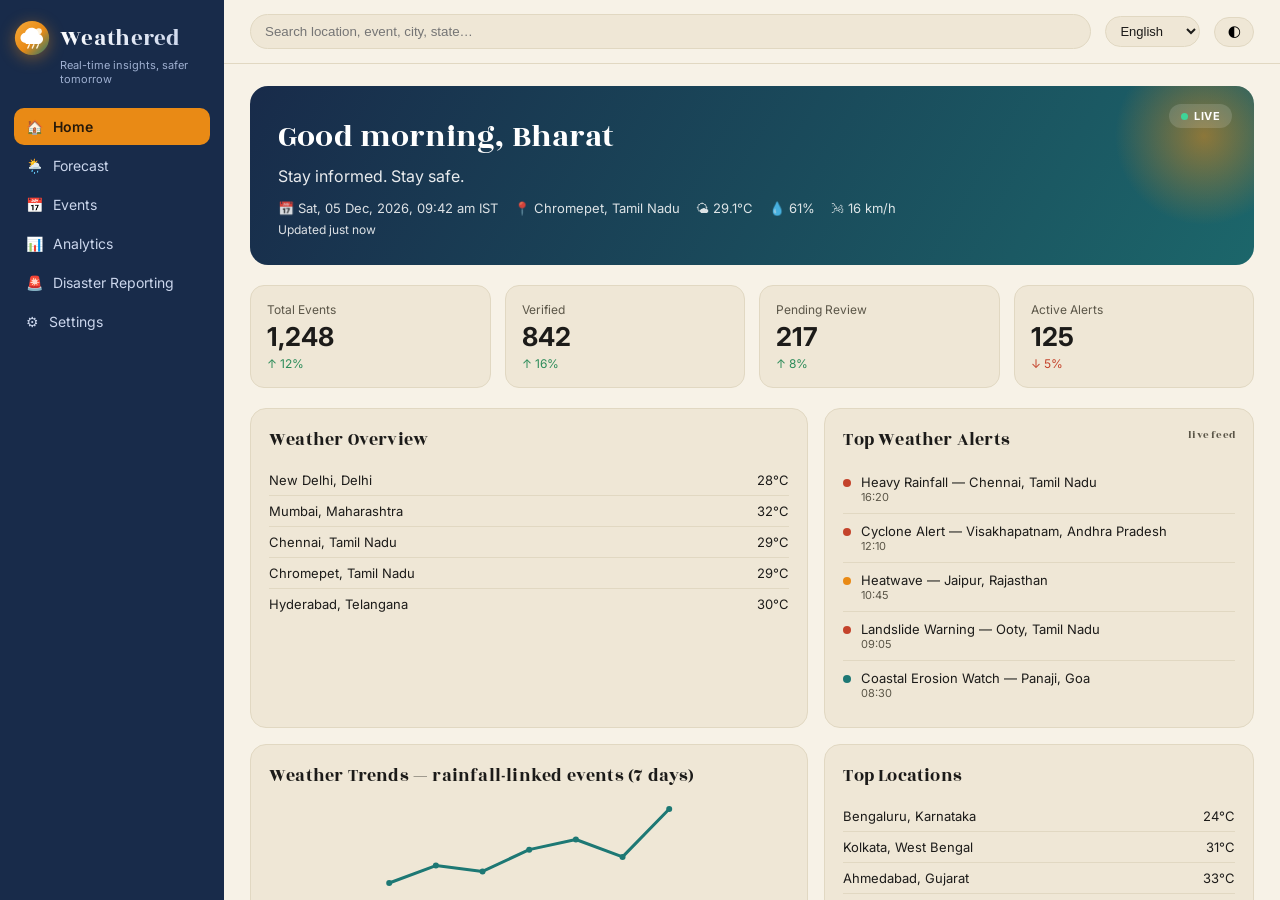
<file: index.html>
<!DOCTYPE html>
<html lang="en">
<head>
<meta charset="UTF-8">
<meta name="viewport" content="width=device-width, initial-scale=1, viewport-fit=cover">
<title>Weathered — Real-time insights, safer tomorrow</title>
<link rel="preconnect" href="https://fonts.googleapis.com">
<link href="https://fonts.googleapis.com/css2?family=Rozha+One&family=Inter:wght@400;500;600;700&display=swap" rel="stylesheet">
<meta name="theme-color" content="#182B4A">
<meta name="apple-mobile-web-app-capable" content="yes">
<meta name="apple-mobile-web-app-status-bar-style" content="black-translucent">
<meta name="apple-mobile-web-app-title" content="Weathered">
<meta name="description" content="Weathered — real-time weather intelligence and disaster reporting for India.">
<link rel="manifest" href="manifest.json">
<link rel="apple-touch-icon" href="icon.svg">
<link rel="icon" href="icon.svg" type="image/svg+xml">
<link rel="stylesheet" href="styles.css">
</head>
<body>

<aside id="sidebar">
  <div class="brand">
    <svg class="brand-mark" viewBox="0 0 40 40" width="36" height="36" aria-hidden="true">
      <defs>
        <linearGradient id="brandBg" x1="0" y1="0" x2="1" y2="1">
          <stop offset="0%" stop-color="#F4A93A"/>
          <stop offset="55%" stop-color="#E98A15"/>
          <stop offset="100%" stop-color="#1D7874"/>
        </linearGradient>
      </defs>
      <circle cx="20" cy="20" r="19" fill="url(#brandBg)"/>
      <circle cx="27.5" cy="12.5" r="3.4" fill="#FFF3DC"/>
      <path d="M13 25.5c-3.2 0-5.8-2.5-5.8-5.7 0-2.9 2.2-5.4 5-5.7.9-3.2 3.9-5.5 7.4-5.5 4 0 7.4 3 7.9 6.9 2.7.5 4.8 2.8 4.8 5.6 0 3.1-2.6 5.6-5.7 5.6H13z" fill="#fff"/>
      <path d="M17 27.5l-1.6 3.6M22 27.5l-1.6 3.6M27 27.5l-1.6 3.6" stroke="#FFF3DC" stroke-width="1.6" stroke-linecap="round"/>
    </svg>
    <span class="brand-text">Weathered</span>
  </div>
  <div class="tag" data-i18n="tagline">Real-time insights, safer tomorrow</div>
  <nav id="nav"></nav>
</aside>

<div id="main">
  <div id="topbar">
    <input type="search" id="searchBox" placeholder="Search location, event, city, state…">
    <select id="langSel">
      <option value="en">English</option>
      <option value="hi">हिंदी</option>
    </select>
    <button id="themeToggleBtn" class="chip" style="cursor:pointer" title="Toggle dark / light">🌓</button>
  </div>
  <div id="content"></div>
</div>

<div class="toast" id="toast"></div>

<script src="app.js"></script>
</body>
</html>
</file>
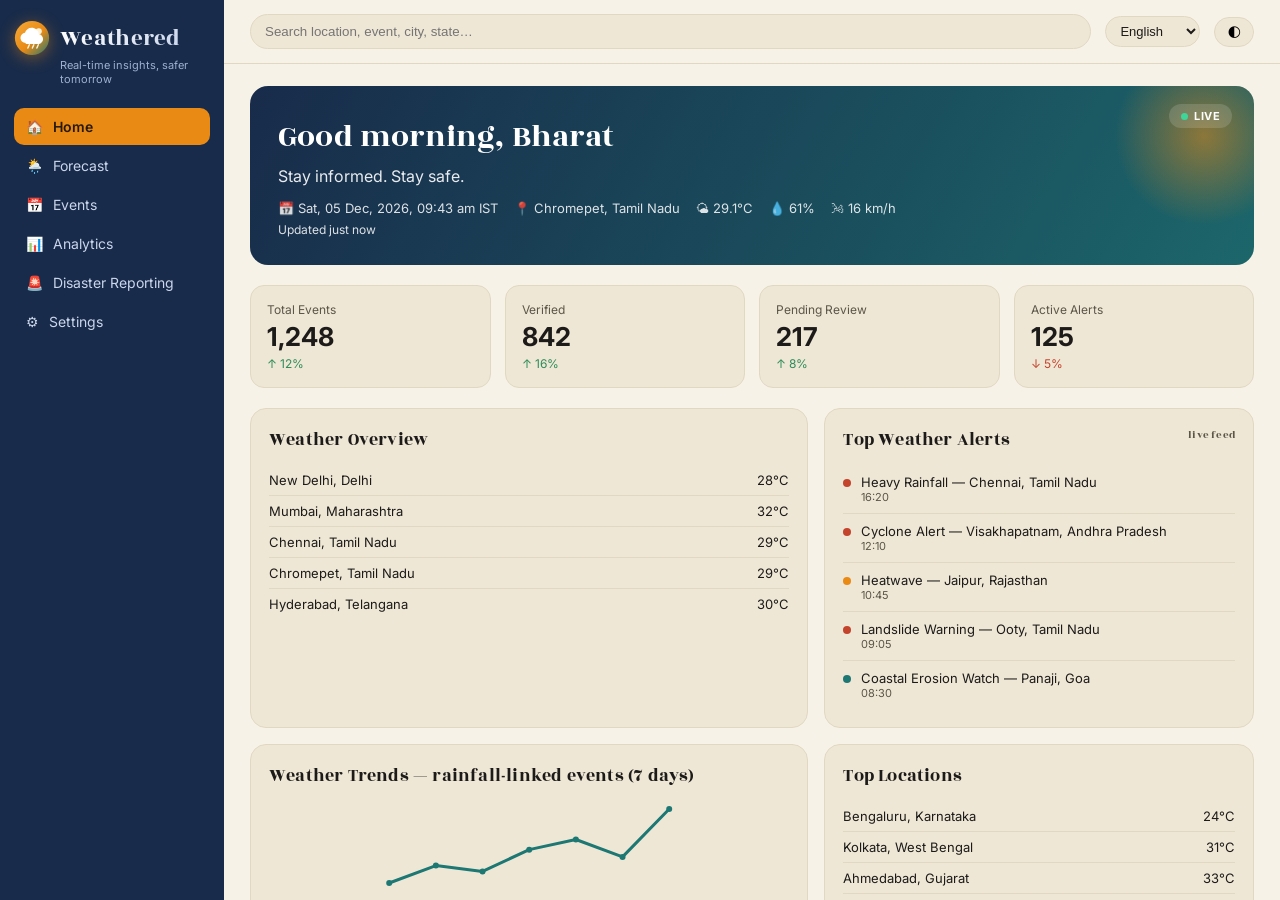
<file: Weathered — Real-time Weather Intelligence.html>
<!DOCTYPE html>
<html lang="en">
<head>
<meta charset="UTF-8">
<meta name="viewport" content="width=device-width, initial-scale=1, viewport-fit=cover">
<title>Weathered — Real-time insights, safer tomorrow</title>
<link rel="preconnect" href="https://fonts.googleapis.com">
<link href="https://fonts.googleapis.com/css2?family=Rozha+One&family=Inter:wght@400;500;600;700&display=swap" rel="stylesheet">
<meta name="theme-color" content="#182B4A">
<meta name="apple-mobile-web-app-capable" content="yes">
<meta name="apple-mobile-web-app-status-bar-style" content="black-translucent">
<meta name="description" content="Weathered — real-time weather intelligence and disaster reporting for India.">
<style>
:root{
  --night:#182B4A; --night-2:#213A63; --paper:#F7F2E7; --paper-2:#EFE7D6;
  --ink:#1C1B19; --ink-soft:#5B5648;
  --saffron:#E98A15; --saffron-deep:#C46A08;
  --teal:#1D7874; --teal-soft:#E3F1EF;
  --terracotta:#C4432B; --terracotta-soft:#F8E4DE;
  --ok:#2C8C5A; --ok-soft:#E1F3E7;
  --line:#E1D8C2;
  box-sizing:border-box;
  padding-top:env(safe-area-inset-top,0px); padding-bottom:env(safe-area-inset-bottom,0px);
}
*{box-sizing:border-box}
html{scroll-padding-top:env(safe-area-inset-top,0px)}
html,body{height:100%;margin:0}
body{
  font-family:Inter,system-ui,sans-serif; background:var(--paper); color:var(--ink);
  display:flex; min-height:100%;
}
@media (prefers-color-scheme:dark){
  :root:not([data-theme="light"]){ --paper:#15130F; --paper-2:#1E1B15; --ink:#EFE9DB; --ink-soft:#B9B099; --line:#332D22; }
}
:root[data-theme="dark"]{ --paper:#15130F; --paper-2:#1E1B15; --ink:#EFE9DB; --ink-soft:#B9B099; --line:#332D22; }
h1,h2,h3,.brand{font-family:"Rozha One",serif; font-weight:400; letter-spacing:.2px}
a{color:inherit}
button{font-family:inherit}

#sidebar{
  width:224px; flex:0 0 224px; background:var(--night); color:#E9EEF9;
  display:flex; flex-direction:column; position:sticky; top:0; height:100vh; padding:20px 14px;
}
#sidebar .brand{font-size:22px; display:flex; align-items:center; gap:10px; color:#fff}
#sidebar .brand-mark{flex:0 0 auto; filter:drop-shadow(0 3px 8px rgba(233,138,21,.45))}
#sidebar .brand-text{font-size:23px; letter-spacing:.3px; background:linear-gradient(120deg,#FFFFFF 0%,#CBD6EC 100%); -webkit-background-clip:text; background-clip:text; color:transparent}
#sidebar .tag{font-size:11px; color:#9FB0D1; margin:2px 0 22px 46px}
#sidebar nav{display:flex; flex-direction:column; gap:2px}
#sidebar nav button{
  all:unset; cursor:pointer; padding:10px 12px; border-radius:10px; font-size:14px; display:flex; gap:10px; align-items:center;
  color:#CBD6EC;
}
#sidebar nav button:hover{background:#22355C}
#sidebar nav button.active{background:var(--saffron); color:#26190A; font-weight:600}

#main{flex:1; min-width:0; display:flex; flex-direction:column}
#topbar{
  display:flex; align-items:center; gap:14px; padding:14px 26px; border-bottom:1px solid var(--line);
  background:var(--paper); position:sticky; top:0; z-index:5; flex-wrap:wrap;
}
#topbar input[type=search]{
  flex:1; min-width:160px; padding:9px 14px; border-radius:999px; border:1px solid var(--line); background:var(--paper-2); color:var(--ink);
}
.chip{font-size:13px; padding:6px 12px; border-radius:999px; background:var(--paper-2); border:1px solid var(--line); display:flex; align-items:center; gap:6px}
select{border:1px solid var(--line); background:var(--paper-2); color:var(--ink); border-radius:999px; padding:6px 10px; font-size:13px}
#content{padding:22px 26px 50px; overflow-x:hidden}
.page{display:none}
.page.active{display:block}

.hero{
  border-radius:18px; padding:28px; color:#fff; position:relative; overflow:hidden; margin-bottom:20px;
  background:linear-gradient(120deg,var(--night) 0%,var(--teal) 130%);
}
.hero::after{content:"";position:absolute;right:-40px;top:-40px;width:180px;height:180px;border-radius:50%;background:radial-gradient(circle,rgba(233,138,21,.55),transparent 70%)}
.hero h1{font-size:32px; margin:0 0 6px}
.hero p{margin:0; opacity:.9}
.hero .meta{margin-top:14px; font-size:13px; opacity:.85; display:flex; gap:16px; flex-wrap:wrap}
.live-pill{position:absolute; top:18px; right:22px; display:flex; align-items:center; gap:6px; font-size:11px; font-weight:700; letter-spacing:.5px; background:rgba(255,255,255,.14); padding:5px 12px; border-radius:999px; z-index:1}
.live-dot{width:7px; height:7px; border-radius:50%; background:#3ED598; box-shadow:0 0 0 rgba(62,213,152,.6); animation:livepulse 1.8s infinite}
@keyframes livepulse{0%{box-shadow:0 0 0 0 rgba(62,213,152,.6)}70%{box-shadow:0 0 0 8px rgba(62,213,152,0)}100%{box-shadow:0 0 0 0 rgba(62,213,152,0)}}

.stats{display:grid; grid-template-columns:repeat(auto-fit,minmax(150px,1fr)); gap:14px; margin-bottom:20px}
.stat{background:var(--paper-2); border:1px solid var(--line); border-radius:14px; padding:16px}
.stat .label{font-size:12px; color:var(--ink-soft)}
.stat .val{font-size:26px; font-weight:700; margin:4px 0}
.stat .delta{font-size:12px; color:var(--ok)}
.stat .delta.down{color:var(--terracotta)}

.grid2{display:grid; grid-template-columns:1.3fr 1fr; gap:16px; margin-bottom:16px}
@media(max-width:900px){.grid2{grid-template-columns:1fr}}
.card{background:var(--paper-2); border:1px solid var(--line); border-radius:16px; padding:18px}
.card h3{margin:0 0 12px; font-size:18px}

.alert-row{display:flex; gap:10px; padding:9px 0; border-bottom:1px solid var(--line); font-size:13px}
.alert-row:last-child{border:0}
.sev{width:8px;height:8px;border-radius:50%;margin-top:5px;flex:0 0 auto}
.sev.high{background:var(--terracotta)} .sev.med{background:var(--saffron)} .sev.low{background:var(--teal)}
.loc-row{display:flex; justify-content:space-between; font-size:13px; padding:7px 0; border-bottom:1px solid var(--line)}
.loc-row:last-child{border:0}

table{width:100%; border-collapse:collapse; font-size:13.5px}
th{text-align:left; color:var(--ink-soft); font-weight:600; padding:8px; border-bottom:1px solid var(--line); font-size:12px}
td{padding:9px 8px; border-bottom:1px solid var(--line)}
.badge{padding:3px 10px; border-radius:999px; font-size:11px; font-weight:600}
.badge.high{background:var(--terracotta-soft); color:var(--terracotta)}
.badge.med{background:#FCEED2; color:var(--saffron-deep)}
.badge.low{background:var(--teal-soft); color:var(--teal)}
.badge.ongoing{background:#FCEED2; color:var(--saffron-deep)}
.badge.resolved{background:var(--ok-soft); color:var(--ok)}
.badge.waiting{background:var(--paper-2); color:var(--ink-soft); border:1px solid var(--line)}
.badge.retrying{background:var(--terracotta-soft); color:var(--terracotta)}
.badge.synced{background:var(--ok-soft); color:var(--ok)}

.tabs{display:flex; gap:8px; margin-bottom:16px; flex-wrap:wrap}
.tabs button{all:unset; cursor:pointer; padding:8px 14px; border-radius:999px; font-size:13px; border:1px solid var(--line); background:var(--paper-2)}
.tabs button.active{background:var(--night); color:#fff; border-color:var(--night)}

.insight{font-size:13px; padding:8px 0; border-bottom:1px solid var(--line); display:flex; gap:8px}
.insight:last-child{border:0}
.insight .ic{flex:0 0 auto}

.steps{display:flex; gap:8px; margin-bottom:16px}
.steps div{flex:1; text-align:center; font-size:12px; padding:8px; border-radius:10px; background:var(--paper-2); border:1px solid var(--line)}
.steps div.active{background:var(--saffron); color:#26190A; font-weight:700; border-color:var(--saffron)}
label{font-size:12px; color:var(--ink-soft); display:block; margin:10px 0 4px}
input[type=text],textarea,select.full{width:100%; padding:9px 12px; border:1px solid var(--line); border-radius:10px; background:var(--paper); color:var(--ink); font-size:14px}
textarea{min-height:80px; resize:vertical}
.drop{border:1.5px dashed var(--line); border-radius:12px; padding:24px; text-align:center; font-size:13px; color:var(--ink-soft); background:var(--paper)}
.thumbs{display:flex; gap:8px; margin-top:10px; flex-wrap:wrap}
.thumb{font-size:12px; background:var(--paper); border:1px solid var(--line); border-radius:8px; padding:6px 10px; display:flex; gap:8px; align-items:center}
.thumb button{all:unset; cursor:pointer; color:var(--terracotta)}
.meta-box{background:var(--paper); border:1px solid var(--line); border-radius:10px; padding:12px; font-size:12.5px; line-height:1.7; margin-top:10px}
.btn{all:unset; cursor:pointer; background:var(--saffron); color:#26190A; font-weight:700; padding:11px 20px; border-radius:10px; font-size:14px}
.btn.secondary{background:var(--paper); border:1px solid var(--line); color:var(--ink); font-weight:600}
.btn.small{padding:6px 12px; font-size:12px}
.btn:disabled{opacity:.5; cursor:not-allowed}
.row{display:flex; gap:12px; flex-wrap:wrap}
.row > *{flex:1; min-width:180px}
.toast{position:fixed; bottom:20px; right:20px; background:var(--night); color:#fff; padding:12px 18px; border-radius:10px; font-size:13px; box-shadow:0 8px 24px rgba(0,0,0,.25); z-index:50; display:none}

.settings-grid{display:grid; grid-template-columns:180px 1fr; gap:16px}
@media(max-width:700px){.settings-grid{grid-template-columns:1fr}}
.settings-nav button{all:unset; display:block; width:100%; cursor:pointer; padding:10px 12px; border-radius:10px; font-size:14px; margin-bottom:4px}
.settings-nav button.active{background:var(--night); color:#fff}
.toggle{width:40px; height:22px; border-radius:999px; background:var(--line); position:relative; cursor:pointer; flex:0 0 auto; border:none}
.toggle::after{content:"";position:absolute; width:16px; height:16px; border-radius:50%; background:#fff; top:3px; left:3px; transition:.15s}
.toggle.on{background:var(--teal)}
.toggle.on::after{left:21px}
.setting-row{display:flex; justify-content:space-between; align-items:center; padding:12px 0; border-bottom:1px solid var(--line)}
.setting-row:last-child{border:0}
.setting-row .t{font-weight:600; font-size:14px}
.setting-row .d{font-size:12px; color:var(--ink-soft)}

.offline-tiles{display:grid; grid-template-columns:repeat(auto-fit,minmax(130px,1fr)); gap:12px; margin:14px 0}
.tile{background:var(--paper); border:1px solid var(--line); border-radius:12px; padding:14px; font-size:13px; font-weight:600; text-align:center}
.bar{height:8px; border-radius:6px; background:var(--paper); overflow:hidden; margin-top:4px}
.bar > div{height:100%; background:var(--teal)}
footer.note{font-size:12px; color:var(--ink-soft); margin-top:8px}
.warn{background:var(--terracotta-soft); color:var(--terracotta); border-radius:10px; padding:10px 14px; font-size:13px; margin-bottom:14px}

</style>
</head>
<body>

<aside id="sidebar">
  <div class="brand">
    <svg class="brand-mark" viewBox="0 0 40 40" width="36" height="36" aria-hidden="true">
      <defs>
        <linearGradient id="brandBg" x1="0" y1="0" x2="1" y2="1">
          <stop offset="0%" stop-color="#F4A93A"/>
          <stop offset="55%" stop-color="#E98A15"/>
          <stop offset="100%" stop-color="#1D7874"/>
        </linearGradient>
      </defs>
      <circle cx="20" cy="20" r="19" fill="url(#brandBg)"/>
      <circle cx="27.5" cy="12.5" r="3.4" fill="#FFF3DC"/>
      <path d="M13 25.5c-3.2 0-5.8-2.5-5.8-5.7 0-2.9 2.2-5.4 5-5.7.9-3.2 3.9-5.5 7.4-5.5 4 0 7.4 3 7.9 6.9 2.7.5 4.8 2.8 4.8 5.6 0 3.1-2.6 5.6-5.7 5.6H13z" fill="#fff"/>
      <path d="M17 27.5l-1.6 3.6M22 27.5l-1.6 3.6M27 27.5l-1.6 3.6" stroke="#FFF3DC" stroke-width="1.6" stroke-linecap="round"/>
    </svg>
    <span class="brand-text">Weathered</span>
  </div>
  <div class="tag" data-i18n="tagline">Real-time insights, safer tomorrow</div>
  <nav id="nav"></nav>
</aside>

<div id="main">
  <div id="topbar">
    <input type="search" id="searchBox" placeholder="Search location, event, city, state…">
    <select id="langSel">
      <option value="en">English</option>
      <option value="hi">हिंदी</option>
    </select>
    <button id="themeToggleBtn" class="chip" style="cursor:pointer" title="Toggle dark / light">🌓</button>
  </div>
  <div id="content"></div>
</div>

<div class="toast" id="toast"></div>

<script>
/* =========================================================
   WEATHERED — client-side prototype
   Simulates: Scrapy crawl (#IMD tagged social/citizen posts + public
   datasets) -> AI/ML validation layer (SparkNLP-style hoax/fabrication
   filtering) -> Apache Spark ingest -> Cassandra store -> Django API
   -> this dashboard. All of that pipeline is mocked with static/
   generated data + a "pipeline log" so the flow is visible; a real
   deployment would replace fetchPipelineFeed() with calls to a Django
   REST endpoint backed by Cassandra. See /backend for the real
   Spark/Django/Cassandra skeleton and /docs/ARCHITECTURE.md for the
   schema this UI is modeled on.
   ========================================================= */

const NAV = [
  {id:'home', icon:'🏠'},
  {id:'forecast', icon:'🌦️'},
  {id:'events', icon:'📅'},
  {id:'analytics', icon:'📊'},
  {id:'report', icon:'🚨'},
  {id:'settings', icon:'⚙'},
];

const LANGS = {en:'English', hi:'हिंदी', ta:'தமிழ்', bn:'বাংলা', te:'తెలుగు', mr:'मराठी', gu:'ગુજરાતી', kn:'ಕನ್ನಡ', ml:'മലയാളം', pa:'ਪੰਜਾਬੀ'};

const NAVI18N = {
  en:['Home','Forecast','Events','Analytics','Disaster Reporting','Settings'],
  hi:['होम','पूर्वानुमान','घटनाएं','विश्लेषण','आपदा रिपोर्टिंग','सेटिंग्स'],
  ta:['முகப்பு','முன்னறிவிப்பு','நிகழ்வுகள்','பகுப்பாய்வு','பேரிடர் அறிக்கை','அமைப்புகள்'],
  bn:['হোম','পূর্বাভাস','ইভেন্ট','বিশ্লেষণ','দুর্যোগ রিপোর্টিং','সেটিংস'],
  te:['హోమ్','సూచన','ఈవెంట్స్','విశ్లేషణ','విపత్తు నివేదిక','సెట్టింగ్‌లు'],
  mr:['मुख्यपृष्ठ','अंदाज','घटना','विश्लेषण','आपत्ती अहवाल','सेटिंग्ज'],
  gu:['હોમ','આગાહી','ઘટનાઓ','વિશ્લેષણ','આપત્તિ અહેવાલ','સેટિંગ્સ'],
  kn:['ಮುಖಪುಟ','ಮುನ್ಸೂಚನೆ','ಘಟನೆಗಳು','ವಿಶ್ಲೇಷಣೆ','ವಿಪತ್ತು ವರದಿ','ಸೆಟ್ಟಿಂಗ್‌ಗಳು'],
  ml:['ഹോം','പ്രവചനം','ഇവന്റുകൾ','അനലിറ്റിക്സ്','ദുരന്ത റിപ്പോർട്ടിംഗ്','സെറ്റിംഗ്സ്'],
  pa:['ਹੋਮ','ਪੂਰਵ ਅਨੁਮਾਨ','ਸਮਾਗਮ','ਵਿਸ਼ਲੇਸ਼ਣ','ਆਫ਼ਤ ਰਿਪੋਰਟਿੰਗ','ਸੈਟਿੰਗਾਂ'],
};

const I18N = {
  en:{tagline:"Real-time insights, safer tomorrow", goodMorning:"Good morning", goodAfternoon:"Good afternoon", goodEvening:"Good evening", stay:"Stay informed. Stay safe.",
      safer:"A safer tomorrow", safer2:"Prepared today. Protected tomorrow."},
  hi:{tagline:"सुरक्षित कल के लिए, रीयल-टाइम जानकारी", goodMorning:"शुभ प्रभात", goodAfternoon:"शुभ दोपहर", goodEvening:"शुभ संध्या", stay:"जानकारी रखें। सुरक्षित रहें।",
      safer:"एक सुरक्षित कल", safer2:"आज तैयार। कल सुरक्षित।"},
  ta:{tagline:"பாதுகாப்பான நாளைக்கான நிகழ்நேர தகவல்கள்", goodMorning:"காலை வணக்கம்", goodAfternoon:"மதிய வணக்கம்", goodEvening:"மாலை வணக்கம்", stay:"தகவல் அறிந்திருங்கள். பாதுகாப்பாக இருங்கள்.",
      safer:"பாதுகாப்பான நாளை", safer2:"இன்று தயார். நாளை பாதுகாப்பு."},
  bn:{tagline:"নিরাপদ আগামীর জন্য রিয়েল-টাইম তথ্য", goodMorning:"শুভ সকাল", goodAfternoon:"শুভ অপরাহ্ন", goodEvening:"শুভ সন্ধ্যা", stay:"অবগত থাকুন। নিরাপদ থাকুন।",
      safer:"নিরাপদ আগামীকাল", safer2:"আজ প্রস্তুত। আগামীকাল সুরক্ষিত।"},
  te:{tagline:"సురక్షిత రేపటి కోసం రియల్-టైమ్ సమాచారం", goodMorning:"శుభోదయం", goodAfternoon:"శుభ మధ్యాహ్నం", goodEvening:"శుభ సాయంత్రం", stay:"సమాచారం తెలుసుకోండి. సురక్షితంగా ఉండండి.",
      safer:"సురక్షితమైన రేపు", safer2:"ఈరోజు సిద్ధం. రేపు సురక్షితం."},
  mr:{tagline:"सुरक्षित उद्यासाठी रिअल-टाइम माहिती", goodMorning:"शुभ सकाळ", goodAfternoon:"शुभ दुपार", goodEvening:"शुभ संध्याकाळ", stay:"माहिती ठेवा. सुरक्षित रहा.",
      safer:"सुरक्षित उद्या", safer2:"आज तयार. उद्या सुरक्षित."},
  gu:{tagline:"સુરક્ષિત આવતીકાલ માટે રીઅલ-ટાઇમ માહિતી", goodMorning:"શુભ સવાર", goodAfternoon:"શુભ બપોર", goodEvening:"શુભ સાંજ", stay:"માહિતગાર રહો. સુરક્ષિત રહો.",
      safer:"સુરક્ષિત આવતીકાલ", safer2:"આજે તૈયાર. આવતીકાલે સુરક્ષિત."},
  kn:{tagline:"ಸುರಕ್ಷಿತ ನಾಳೆಗಾಗಿ ರಿಯಲ್-ಟೈಮ್ ಮಾಹಿತಿ", goodMorning:"ಶುಭೋದಯ", goodAfternoon:"ಶುಭ ಮಧ್ಯಾಹ್ನ", goodEvening:"ಶುಭ ಸಂಜೆ", stay:"ಮಾಹಿತಿ ಪಡೆಯಿರಿ. ಸುರಕ್ಷಿತವಾಗಿರಿ.",
      safer:"ಸುರಕ್ಷಿತ ನಾಳೆ", safer2:"ಇಂದು ಸಿದ್ಧ. ನಾಳೆ ಸುರಕ್ಷಿತ."},
  ml:{tagline:"സുരക്ഷിതമായ നാളെയ്ക്കുള്ള തത്സമയ വിവരങ്ങൾ", goodMorning:"സുപ്രഭാതം", goodAfternoon:"ശുഭ ഉച്ച", goodEvening:"ശുഭ സന്ധ്യ", stay:"വിവരമുള്ളവരായിരിക്കുക. സുരക്ഷിതരായിരിക്കുക.",
      safer:"സുരക്ഷിതമായ നാളെ", safer2:"ഇന്ന് തയ്യാർ. നാളെ സുരക്ഷിതം."},
  pa:{tagline:"ਸੁਰੱਖਿਅਤ ਭਲਕ ਲਈ ਰੀਅਲ-ਟਾਈਮ ਜਾਣਕਾਰੀ", goodMorning:"ਸ਼ੁਭ ਸਵੇਰ", goodAfternoon:"ਸ਼ੁਭ ਦੁਪਹਿਰ", goodEvening:"ਸ਼ੁਭ ਸ਼ਾਮ", stay:"ਜਾਣਕਾਰੀ ਰੱਖੋ। ਸੁਰੱਖਿਅਤ ਰਹੋ।",
      safer:"ਸੁਰੱਖਿਅਤ ਭਲਕ", safer2:"ਅੱਜ ਤਿਆਰ। ਭਲਕ ਸੁਰੱਖਿਅਤ।"},
};
let lang = 'en';
let currentPage = 'home';
let searchQuery = '';

const STATES = ["Andhra Pradesh","Arunachal Pradesh","Assam","Bihar","Chhattisgarh","Goa","Gujarat","Haryana",
  "Himachal Pradesh","Jharkhand","Karnataka","Kerala","Madhya Pradesh","Maharashtra","Manipur","Meghalaya",
  "Mizoram","Nagaland","Odisha","Punjab","Rajasthan","Sikkim","Tamil Nadu","Telangana","Tripura","Uttar Pradesh",
  "Uttarakhand","West Bengal","Delhi","Jammu and Kashmir","Chandigarh","Puducherry"];

const REAL_LOCATIONS = [
  {city:"New Delhi", state:"Delhi", temp:"28°C", lat:28.61, lon:77.21, region:"North India", elevation:216, terrain:"Inland plains (Yamuna basin)", climate:"Humid subtropical", rainBias:0.25},
  {city:"Mumbai", state:"Maharashtra", temp:"32°C", lat:19.08, lon:72.88, region:"West India", elevation:14, terrain:"Coastal (Arabian Sea)", climate:"Tropical wet & dry", rainBias:0.55},
  {city:"Chennai", state:"Tamil Nadu", temp:"29°C", lat:13.08, lon:80.27, region:"South India", elevation:6, terrain:"Coastal (Bay of Bengal)", climate:"Tropical wet & dry", rainBias:0.5},
  {city:"Chromepet", state:"Tamil Nadu", temp:"29°C", lat:12.9516, lon:80.1462, region:"South India", elevation:16, terrain:"Chennai suburb, Adyar river basin", climate:"Tropical wet & dry", rainBias:0.5},
  {city:"Hyderabad", state:"Telangana", temp:"30°C", lat:17.39, lon:78.49, region:"South India", elevation:542, terrain:"Deccan plateau", climate:"Tropical savanna", rainBias:0.35},
  {city:"Bengaluru", state:"Karnataka", temp:"24°C", lat:12.97, lon:77.59, region:"South India", elevation:920, terrain:"Deccan plateau (elevated)", climate:"Tropical savanna", rainBias:0.4},
  {city:"Kolkata", state:"West Bengal", temp:"31°C", lat:22.57, lon:88.36, region:"East India", elevation:9, terrain:"Ganges delta", climate:"Tropical wet & dry", rainBias:0.45},
  {city:"Ahmedabad", state:"Gujarat", temp:"33°C", lat:23.02, lon:72.57, region:"West India", elevation:53, terrain:"Sabarmati river plain", climate:"Semi-arid", rainBias:0.2},
  {city:"Jaipur", state:"Rajasthan", temp:"34°C", lat:26.91, lon:75.79, region:"North India", elevation:431, terrain:"Edge of the Thar desert", climate:"Semi-arid", rainBias:0.15},
  {city:"Lucknow", state:"Uttar Pradesh", temp:"29°C", lat:26.85, lon:80.95, region:"North India", elevation:123, terrain:"Gangetic plain", climate:"Humid subtropical", rainBias:0.3},
  {city:"Guwahati", state:"Assam", temp:"27°C", lat:26.14, lon:91.73, region:"Northeast India", elevation:55, terrain:"Brahmaputra valley", climate:"Humid subtropical", rainBias:0.5},
  {city:"Bhopal", state:"Madhya Pradesh", temp:"28°C", lat:23.26, lon:77.41, region:"Central India", elevation:527, terrain:"Malwa plateau, lakes", climate:"Humid subtropical", rainBias:0.35},
  {city:"Patna", state:"Bihar", temp:"30°C", lat:25.59, lon:85.14, region:"East India", elevation:53, terrain:"Ganges river plain", climate:"Humid subtropical", rainBias:0.4},
  {city:"Thiruvananthapuram", state:"Kerala", temp:"27°C", lat:8.52, lon:76.94, region:"South India", elevation:16, terrain:"Coastal (Arabian Sea)", climate:"Tropical monsoon", rainBias:0.6},
  {city:"Bhubaneswar", state:"Odisha", temp:"31°C", lat:20.30, lon:85.82, region:"East India", elevation:45, terrain:"Near the Mahanadi delta", climate:"Tropical wet & dry", rainBias:0.45},
  {city:"Raipur", state:"Chhattisgarh", temp:"29°C", lat:21.25, lon:81.63, region:"Central India", elevation:298, terrain:"Chhattisgarh plains", climate:"Tropical wet & dry", rainBias:0.4},
  {city:"Shimla", state:"Himachal Pradesh", temp:"18°C", lat:31.10, lon:77.17, region:"North India", elevation:2205, terrain:"Himalayan foothills", climate:"Subtropical highland", rainBias:0.35},
  {city:"Panaji", state:"Goa", temp:"30°C", lat:15.49, lon:73.82, region:"West India", elevation:12, terrain:"Coastal (Arabian Sea)", climate:"Tropical monsoon", rainBias:0.55},
  {city:"Srinagar", state:"Jammu and Kashmir", temp:"16°C", lat:34.08, lon:74.79, region:"North India", elevation:1585, terrain:"Kashmir valley, Dal Lake", climate:"Humid subtropical (montane)", rainBias:0.25},
];
const HOME_OVERVIEW = REAL_LOCATIONS.slice(0,5);
const HOME_TOP = REAL_LOCATIONS.slice(5,10);

/* ---------- Live user location (was previously a hardcoded, undefined value) ----------
   Defaults to Chromepet, Chennai, then refines via the browser Geolocation API
   (matched to the nearest known city so we can still show real terrain/forecast data
   without calling an external geocoding service — published pages can only reach a
   short allow-list of hosts). */
let userLoc = REAL_LOCATIONS.find(l => l.city === "Chromepet");
let geoStatus = 'locating'; // 'locating' | 'live' | 'denied' | 'unsupported'
let geoAccuracyM = null;
let geoWatchId = null;

function nearestLocation(lat, lon){
  let best = REAL_LOCATIONS[0], bestD = Infinity;
  REAL_LOCATIONS.forEach(l=>{
    const d = Math.hypot(l.lat-lat, l.lon-lon);
    if(d < bestD){ bestD = d; best = l; }
  });
  return best;
}
/* Live location tracking: uses watchPosition (not a one-shot fix) so the
   dashboard keeps following the device as it moves, matched to the nearest
   known city so real terrain/forecast data still applies (published pages
   can only reach a short allow-list of hosts, so no live reverse-geocoding
   API call is made). */
function initUserLocation(){
  if(!navigator.geolocation){ geoStatus = 'unsupported'; if(currentPage==='home') go('home'); return; }
  geoWatchId = navigator.geolocation.watchPosition(
    pos=>{
      geoAccuracyM = Math.round(pos.coords.accuracy);
      geoStatus = 'live';
      userLoc = nearestLocation(pos.coords.latitude, pos.coords.longitude);
      if(currentPage === 'home') go('home'); else refreshLiveHomeBits();
    },
    ()=>{ geoStatus = 'denied'; if(currentPage==='home') go('home'); /* keep the Chromepet, Chennai default */ },
    {enableHighAccuracy:false, timeout:8000, maximumAge:120000}
  );
}

/* ---------- Live clock / greeting (previously hardcoded, so it always showed
   "Good Evening" and a fixed date no matter the real time) ---------- */
function greetingText(t){
  const hour = new Date().getHours(); // local device time
  if(hour >= 4 && hour < 12) return t.goodMorning;
  if(hour >= 12 && hour < 17) return t.goodAfternoon;
  return t.goodEvening; // 17:00–23:59 and 00:00–03:59
}
function fmtISTNow(){
  const opts = {weekday:'short', day:'2-digit', month:'short', year:'numeric', hour:'2-digit', minute:'2-digit', hour12:true, timeZone:'Asia/Kolkata'};
  return new Intl.DateTimeFormat('en-IN', opts).format(new Date()) + ' IST';
}
/* ---------- Live weather intelligence: small realistic fluctuation layer ----------
   A real deployment streams live sensor/model updates from the Django API;
   here each tick nudges temp/humidity/wind by a small deterministic-random
   delta around the city's baseline, so numbers visibly *live-update* on
   Home instead of sitting frozen, while staying anchored to reality. */
let liveTick = 0;
function liveWeatherSnapshot(loc){
  const key = cityKey(loc.city) + liveTick*3.3;
  const base = parseInt(loc.temp,10);
  const temp = Math.round((base + (seedRand(key)-0.5)*1.6)*10)/10;
  const humidity = Math.round(40 + loc.rainBias*40 + seedRand(key+21)*8);
  const wind = Math.round(8 + seedRand(key+42)*10);
  return {temp, humidity, wind};
}
function refreshLiveHomeBits(){
  if(currentPage !== 'home') return;
  liveTick++;
  const t = I18N[lang];
  const g = document.getElementById('homeGreeting');
  if(g) g.textContent = `${greetingText(t)}, Bharat`;
  const dt = document.getElementById('homeDateTime');
  if(dt) dt.textContent = `📅 ${fmtISTNow()}`;
  const loc = document.getElementById('homeLocation');
  if(loc) loc.textContent = `📍 ${userLoc.city}, ${userLoc.state}`;
  const snap = liveWeatherSnapshot(userLoc);
  const temp = document.getElementById('homeTemp');
  if(temp) temp.textContent = `🌤 ${snap.temp}°C`;
  const hum = document.getElementById('homeHumidity');
  if(hum) hum.textContent = `💧 ${snap.humidity}%`;
  const wind = document.getElementById('homeWind');
  if(wind) wind.textContent = `🌬 ${snap.wind} km/h`;
  const fresh = document.getElementById('homeFreshness');
  if(fresh) fresh.textContent = `Updated just now`;
}
/* Clock/date tick every second; full live-weather nudge every 8s (feels
   "live" without being a distracting flicker on every number). */
setInterval(()=>{
  if(currentPage !== 'home') return;
  const dt = document.getElementById('homeDateTime');
  if(dt) dt.textContent = `📅 ${fmtISTNow()}`;
}, 1000);
setInterval(refreshLiveHomeBits, 8000);

/* ---------- Forecast engine (deterministic per city, so it doesn't reshuffle on every render) ---------- */
const COND_ICON = {Sunny:'☀️','Partly Cloudy':'⛅',Cloudy:'☁️','Light Rain':'🌦️','Heavy Rain':'🌧️',Thunderstorm:'⛈️'};
const WD = ['Sun','Mon','Tue','Wed','Thu','Fri','Sat'];
function seedRand(seed){ const x = Math.sin(seed)*10000; return x - Math.floor(x); }
function cityKey(city){ let h=7; for(let i=0;i<city.length;i++) h=(h*31+city.charCodeAt(i))%99991; return h; }
function genForecast(loc){
  const base = parseInt(loc.temp,10), key = cityKey(loc.city), today = new Date(), out=[];
  for(let i=0;i<7;i++){
    const r1=seedRand(key+i*13.7), r2=seedRand(key+i*29.3+5), rr=seedRand(key+i*7.1+11);
    const hi = Math.round(base + (r1-0.5)*6), lo = Math.round(hi - 5 - r2*4);
    let cond;
    if(rr < loc.rainBias*0.15) cond='Thunderstorm';
    else if(rr < loc.rainBias*0.55) cond='Heavy Rain';
    else if(rr < loc.rainBias) cond='Light Rain';
    else if(rr < loc.rainBias+0.25) cond='Cloudy';
    else if(rr < loc.rainBias+0.5) cond='Partly Cloudy';
    else cond='Sunny';
    const rainPct = Math.max(5, Math.min(95, Math.round(loc.rainBias*100 + (r1-0.5)*20 + (cond==='Thunderstorm'?30:cond==='Heavy Rain'?18:cond==='Light Rain'?8:0))));
    const dt = new Date(today); dt.setDate(today.getDate()+i);
    out.push({label: i===0?'Today':WD[dt.getDay()], date:`${dt.getDate()} ${MONTHS[dt.getMonth()+1]}`, hi, lo, cond, icon:COND_ICON[cond], rain:rainPct});
  }
  return out;
}

/* ---------- Stylised India outline map for showing a city's real coordinates ---------- */
const INDIA_PATH = "M250,18 L282,36 L305,58 L332,78 L360,100 L386,128 L378,155 L352,168 L368,192 L386,222 L376,252 L356,288 L342,326 L328,364 L308,404 L288,440 L264,472 L238,498 L214,476 L196,444 L184,406 L176,366 L166,326 L156,288 L146,250 L128,216 L104,204 L90,178 L108,150 L136,130 L154,98 L172,74 L196,52 L222,32 Z";
const MAP_BOUNDS = {latMin:8, latMax:35.5, lonMin:68, lonMax:97.5, xMin:90, xMax:386, yMin:18, yMax:498};
function mapXY(lat,lon){
  const b = MAP_BOUNDS;
  const x = b.xMin + (lon-b.lonMin)/(b.lonMax-b.lonMin)*(b.xMax-b.xMin);
  const y = b.yMax - (lat-b.latMin)/(b.latMax-b.latMin)*(b.yMax-b.yMin);
  return [x,y];
}
function indiaMapSVG(loc){
  const [x,y] = mapXY(loc.lat, loc.lon);
  const dots = REAL_LOCATIONS.filter(l=>l.city!==loc.city).map(l=>{ const [dx,dy]=mapXY(l.lat,l.lon); return `<circle cx="${dx.toFixed(1)}" cy="${dy.toFixed(1)}" r="2.4" fill="var(--ink-soft)" opacity="0.35"/>`; }).join('');
  return `<svg viewBox="0 0 480 520" width="100%" height="280" role="img" aria-label="Map of India showing ${loc.city}">
    <path d="${INDIA_PATH}" fill="var(--teal-soft)" stroke="var(--teal)" stroke-width="2" stroke-linejoin="round"/>
    ${dots}
    <circle cx="${x.toFixed(1)}" cy="${y.toFixed(1)}" r="10" fill="var(--terracotta)" opacity="0.22"><animate attributeName="r" values="8;14;8" dur="2s" repeatCount="indefinite"/></circle>
    <circle cx="${x.toFixed(1)}" cy="${y.toFixed(1)}" r="5.5" fill="var(--terracotta)" stroke="#fff" stroke-width="1.5"/>
    <text x="${x.toFixed(1)}" y="${(y-12).toFixed(1)}" text-anchor="middle" font-size="13" font-weight="700" fill="var(--ink)">${loc.city}</text>
  </svg>`;
}

/* ---------- Mock "crawled + validated" data, anchored to real Indian cities/states ---------- */
const EVENTS = [
  {iso:"2026-09-25", time:"16:20", type:"Heavy Rainfall", city:"Chennai", state:"Tamil Nadu", sev:"high", status:"ongoing", src:"IMD"},
  {iso:"2026-09-25", time:"12:10", type:"Cyclone Alert", city:"Visakhapatnam", state:"Andhra Pradesh", sev:"high", status:"ongoing", src:"IMD"},
  {iso:"2026-09-25", time:"10:45", type:"Heatwave", city:"Jaipur", state:"Rajasthan", sev:"med", status:"ongoing", src:"IMD"},
  {iso:"2026-09-24", time:"22:30", type:"Flood Alert", city:"Guwahati", state:"Assam", sev:"med", status:"resolved", src:"State Agency"},
  {iso:"2026-09-24", time:"18:15", type:"Strong Winds", city:"Ahmedabad", state:"Gujarat", sev:"low", status:"resolved", src:"IMD"},
  {iso:"2026-09-23", time:"09:05", type:"Landslide Warning", city:"Ooty", state:"Tamil Nadu", sev:"high", status:"ongoing", src:"Citizen + IMD"},
  {iso:"2026-09-22", time:"14:00", type:"Thunderstorm Warning", city:"Bhopal", state:"Madhya Pradesh", sev:"med", status:"resolved", src:"IMD"},
  {iso:"2026-09-21", time:"08:30", type:"Coastal Erosion Watch", city:"Panaji", state:"Goa", sev:"low", status:"ongoing", src:"IMD"},
  {iso:"2026-09-20", time:"19:45", type:"Heavy Rainfall", city:"Kochi", state:"Kerala", sev:"high", status:"ongoing", src:"IMD"},
  {iso:"2026-09-19", time:"11:20", type:"Drought Watch", city:"Latur", state:"Maharashtra", sev:"med", status:"ongoing", src:"State Agency"},
  {iso:"2026-09-18", time:"07:15", type:"Snowfall Alert", city:"Shimla", state:"Himachal Pradesh", sev:"low", status:"resolved", src:"IMD"},
  {iso:"2026-09-15", time:"13:00", type:"Flash Flood", city:"Patna", state:"Bihar", sev:"high", status:"resolved", src:"IMD"},
  {iso:"2026-09-10", time:"09:00", type:"Heatwave", city:"Bhubaneswar", state:"Odisha", sev:"med", status:"resolved", src:"IMD"},
  {iso:"2026-08-29", time:"17:00", type:"Cyclone Watch", city:"Puri", state:"Odisha", sev:"high", status:"resolved", src:"IMD"},
  {iso:"2026-07-20", time:"06:40", type:"Monsoon Onset Alert", city:"Mumbai", state:"Maharashtra", sev:"low", status:"resolved", src:"IMD"},
];
function categorize(type){
  const t = type.toLowerCase();
  if(t.includes('flood')) return 'Flood';
  if(t.includes('cyclone')) return 'Cyclone';
  if(t.includes('heatwave')) return 'Heatwave';
  if(t.includes('landslide')) return 'Landslide';
  if(t.includes('rain')||t.includes('wind')||t.includes('thunderstorm')||t.includes('snow')||t.includes('drought')||t.includes('erosion')||t.includes('monsoon')) return 'Weather';
  return 'Other';
}
function sevLabel(s){ return s==='med' ? 'Medium' : s.charAt(0).toUpperCase()+s.slice(1); }

const ALERTS = EVENTS.filter(e=>e.status==='ongoing').slice(0,5).map(e=>
  ({sev:e.sev, t:`${e.type} — ${e.city}, ${e.state}`, time:e.time}));

const TREND = [40,52,48,63,70,58,91]; // % rainfall-linked events, last 7 days
function computeStateDist(){
  const counts={};
  EVENTS.forEach(e=>{ counts[e.state]=(counts[e.state]||0)+1; });
  return Object.entries(counts).sort((a,b)=>b[1]-a[1]).slice(0,5).map(([s,n])=>({s,n}));
}
function computeTypeDist(){
  const counts={};
  EVENTS.forEach(e=>{ const c=categorize(e.type); counts[c]=(counts[c]||0)+1; });
  const palette=['var(--teal)','var(--terracotta)','var(--saffron)','#8A6D3B','#9AA6BD'];
  return Object.entries(counts).map(([t,n],i)=>({t,n,c:palette[i%palette.length]}));
}
const INSIGHTS = [
  "Rainfall activity has picked up sharply across South India in the last 7 days.",
  "Heatwave conditions remain likely in Rajasthan and Odisha over the next 2 days.",
  "Cyclone risk remains high near the Andhra Pradesh and Odisha coastline.",
  "91% rainfall recorded in Chennai over the past week — highest since June.",
];

/* pipeline log shown on Report page to make the crawl->validate->store flow visible */
function pipelineLog(reportId){
  return [
    `Scrapy crawler picked up #IMD-tagged post referencing ${reportId}`,
    "AI/ML validation layer (SparkNLP) scored the report: no hoax/fabrication signals",
    "Apache Spark job ingested the validated record",
    "Record written to Apache Cassandra via Django API",
    "Acknowledgement issued to State Disaster Management Authority"
  ];
}

/* ---------- State ---------- */
let online = navigator.onLine;
let lastSyncTime = new Date();
let queue = JSON.parse(localStorage.getItem('wx_queue')||'[]');
let reportDraft = {type:'', desc:'', state:'', district:'', files:[]};
let reportStep = 1;

function saveQueue(){ localStorage.setItem('wx_queue', JSON.stringify(queue)); }

function toast(msg){
  const el = document.getElementById('toast');
  el.textContent = msg; el.style.display='block';
  clearTimeout(window._toastT);
  window._toastT = setTimeout(()=>el.style.display='none', 2600);
}

/* ---------- Nav & routing ---------- */
function buildNav(){
  const nav = document.getElementById('nav');
  nav.innerHTML = '';
  NAV.forEach((item,i)=>{
    const b = document.createElement('button');
    b.innerHTML = `<span>${item.icon}</span><span>${NAVI18N[lang][i]}</span>`;
    b.dataset.id = item.id;
    b.onclick = ()=> go(item.id);
    nav.appendChild(b);
  });
}
function setActiveNav(id){
  document.querySelectorAll('#nav button').forEach(b=> b.classList.toggle('active', b.dataset.id===id));
}
function fmtTime(d){ return d.toLocaleTimeString('en-IN',{hour:'2-digit',minute:'2-digit',second:'2-digit'}); }
function offlineBanner(){
  return `<div class="warn">⚠ You're offline — showing data synced up to <b>${fmtTime(lastSyncTime)}</b>, the moment connectivity was lost. Live dashboards and the Forecast page pause until you're back online. Any disaster report you submit now is queued and will send itself automatically the moment you're reconnected.</div>`;
}
function go(id){
  currentPage = id;
  setActiveNav(id);
  const c = document.getElementById('content');
  c.innerHTML = (online ? '' : offlineBanner()) + RENDER[id]();
  wirePage(id);
  location.hash = id;
}

/* ---------- Renderers ---------- */
function statCard(label,val,delta,down){
  return `<div class="stat"><div class="label">${label}</div><div class="val">${val}</div>
    <div class="delta ${down?'down':''}">${down?'↓':'↑'} ${delta}</div></div>`;
}
function svgLine(vals, color){
  const w=280,h=90,max=Math.max(...vals),min=Math.min(...vals);
  const pts = vals.map((v,i)=> `${(i/(vals.length-1))*w},${h-((v-min)/(max-min||1))*(h-16)-8}`).join(' ');
  return `<svg viewBox="0 0 ${w} ${h}" width="100%" height="${h}">
    <polyline points="${pts}" fill="none" stroke="${color}" stroke-width="3" stroke-linecap="round" stroke-linejoin="round"/>
    ${vals.map((v,i)=>{const [x,y]=pts.split(' ')[i].split(',');return `<circle cx="${x}" cy="${y}" r="3" fill="${color}"/>`}).join('')}
  </svg>`;
}
function donut(dist){
  const total = dist.reduce((a,b)=>a+b.n,0);
  let acc=0; const r=42,cx=54,cy=54,circ=2*Math.PI*r;
  const segs = dist.map(d=>{
    const frac=d.n/total; const dash=frac*circ;
    const seg=`<circle cx="${cx}" cy="${cy}" r="${r}" fill="none" stroke="${d.c}" stroke-width="16"
      stroke-dasharray="${dash} ${circ-dash}" stroke-dashoffset="${-acc}" transform="rotate(-90 ${cx} ${cy})"/>`;
    acc += dash; return seg;
  }).join('');
  return `<svg viewBox="0 0 108 108" width="110" height="110">${segs}
    <text x="54" y="50" text-anchor="middle" font-size="16" font-weight="700" fill="var(--ink)">${total}</text>
    <text x="54" y="65" text-anchor="middle" font-size="9" fill="var(--ink-soft)">events</text></svg>`;
}
function pieSVG(dist){
  const total = dist.reduce((a,b)=>a+b.n,0);
  let acc=0; const R=44,cx=54,cy=54,circ=2*Math.PI*(R/2);
  const segs = dist.map(d=>{
    const frac=d.n/total; const dash=frac*circ;
    const seg=`<circle cx="${cx}" cy="${cy}" r="${R/2}" fill="none" stroke="${d.c}" stroke-width="${R}"
      stroke-dasharray="${dash} ${circ-dash}" stroke-dashoffset="${-acc}" transform="rotate(-90 ${cx} ${cy})"/>`;
    acc += dash; return seg;
  }).join('');
  return `<svg viewBox="0 0 108 108" width="110" height="110">${segs}</svg>`;
}
function stackedBarSVG(){
  const { matrix, cats } = computeTypeSeverityMatrix();
  const totals = cats.map(c=> matrix[c].high+matrix[c].med+matrix[c].low);
  const max = Math.max(...totals,1), w=300,h=150,gap=w/cats.length,bw=gap*0.5;
  const sevs = ['low','med','high'];
  const bars = cats.map((c,i)=>{
    const x=i*gap+(gap-bw)/2; let yCursor=h-24;
    const segs = sevs.map(s=>{
      const v=matrix[c][s]||0, bh=(v/max)*(h-46);
      const y=yCursor-bh; yCursor-=bh;
      return v ? `<rect x="${x.toFixed(1)}" y="${y.toFixed(1)}" width="${bw.toFixed(1)}" height="${bh.toFixed(1)}" fill="${SEV_COLOR[s]}"/>` : '';
    }).join('');
    const total = matrix[c].high+matrix[c].med+matrix[c].low;
    return `${segs}
      <text x="${(x+bw/2).toFixed(1)}" y="${(h-24-(total/max)*(h-46)-4).toFixed(1)}" font-size="10" text-anchor="middle" fill="var(--ink)">${total}</text>
      <text x="${(x+bw/2).toFixed(1)}" y="${h-8}" font-size="10" text-anchor="middle" fill="var(--ink-soft)">${c}</text>`;
  }).join('');
  return `<svg viewBox="0 0 ${w} ${h}" width="100%" height="${h}">${bars}</svg>
    <div style="display:flex;gap:14px;font-size:11.5px;margin-top:6px">
      ${sevs.map(s=>`<span style="display:flex;align-items:center;gap:5px"><span style="width:9px;height:9px;border-radius:2px;background:${SEV_COLOR[s]};display:inline-block"></span>${sevLabel(s)}</span>`).join('')}
    </div>`;
}
function radarStateEventSVG(){
  const { states, cats, m } = computeStateEventMatrix(3);
  const n = cats.length, R=62, cx=90, cy=88;
  const maxVal = Math.max(1, ...states.flatMap(s=>cats.map(c=>m[s][c])));
  const pt=(i,val)=>{ const ang=(Math.PI*2*i/n)-Math.PI/2, r=(val/maxVal)*R; return [cx+r*Math.cos(ang), cy+r*Math.sin(ang)]; };
  const axis = cats.map((c,i)=>{ const [x,y]=pt(i,maxVal); return `<line x1="${cx}" y1="${cy}" x2="${x.toFixed(1)}" y2="${y.toFixed(1)}" stroke="var(--line)"/>`; }).join('');
  const rings = [0.34,0.67,1].map(f=>`<polygon points="${cats.map((c,i)=>{const [x,y]=pt(i,maxVal*f);return `${x.toFixed(1)},${y.toFixed(1)}`;}).join(' ')}" fill="none" stroke="var(--line)"/>`).join('');
  const polys = states.map((s,si)=>{
    const color = STATE_PALETTE[si%STATE_PALETTE.length];
    const poly = cats.map((c,i)=>{ const [x,y]=pt(i,m[s][c]); return `${x.toFixed(1)},${y.toFixed(1)}`; }).join(' ');
    return `<polygon points="${poly}" fill="${color}" fill-opacity="0.18" stroke="${color}" stroke-width="2"/>`;
  }).join('');
  const labels = cats.map((c,i)=>{ const [x,y]=pt(i,maxVal*1.26); return `<text x="${x.toFixed(1)}" y="${y.toFixed(1)}" font-size="10" text-anchor="middle" fill="var(--ink-soft)">${c}</text>`; }).join('');
  return `<svg viewBox="0 0 180 176" width="100%" height="210">${rings}${axis}${polys}${labels}</svg>
    <div style="display:flex;gap:14px;font-size:11.5px;flex-wrap:wrap">
      ${states.map((s,i)=>`<span style="display:flex;align-items:center;gap:5px"><span style="width:9px;height:9px;border-radius:50%;background:${STATE_PALETTE[i%STATE_PALETTE.length]};display:inline-block"></span>${s}</span>`).join('')}
    </div>`;
}
const SEV_COLOR = {high:'var(--terracotta)', med:'var(--saffron)', low:'var(--teal)'};
const STATE_PALETTE = ['var(--teal)','var(--terracotta)','var(--saffron)','#6B4FA0','#3E7CB1'];

function computeTypeSeverityMatrix(){
  const cats = ['Weather','Flood','Cyclone','Heatwave','Landslide','Other'];
  const m = {}; cats.forEach(c=> m[c]={high:0,med:0,low:0});
  EVENTS.forEach(e=>{ const c=categorize(e.type); m[c][e.sev]++; });
  return { matrix:m, cats: cats.filter(c=> m[c].high+m[c].med+m[c].low>0) };
}
function computeStateEventMatrix(topN=5){
  const states = computeStateDist().slice(0,topN).map(s=>s.s);
  const cats = computeTypeSeverityMatrix().cats;
  const m = {}; states.forEach(s=> m[s]=Object.fromEntries(cats.map(c=>[c,0])));
  EVENTS.forEach(e=>{ if(states.includes(e.state)){ const c=categorize(e.type); if(cats.includes(c)) m[e.state][c]++; } });
  return { states, cats, m };
}
function computeStatePieDist(){
  return computeStateDist().map((d,i)=>({t:d.s, n:d.n, c:STATE_PALETTE[i%STATE_PALETTE.length]}));
}
function heatmapStateEvent(){
  const { states, cats, m } = computeStateEventMatrix(5);
  const max = Math.max(...states.flatMap(s=>cats.map(c=>m[s][c])), 1);
  const cell = (s,c)=>{ const v=m[s][c]||0, alpha = v ? (0.18+0.72*(v/max)) : 0.06;
    return `<td style="background:rgba(29,120,116,${alpha});text-align:center;font-weight:700;color:${v?'#fff':'var(--ink-soft)'}">${v||'—'}</td>`; };
  return `<table><thead><tr><th>State</th>${cats.map(c=>`<th>${c}</th>`).join('')}</tr></thead>
    <tbody>${states.map(s=>`<tr><td style="font-weight:600">${s}</td>${cats.map(c=>cell(s,c)).join('')}</tr>`).join('')}</tbody></table>`;
}

RENDER = {};

RENDER.home = ()=>{
  const t = I18N[lang];
  const snap = liveWeatherSnapshot(userLoc);
  return `
  <div class="hero">
    <div class="live-pill"><span class="live-dot"></span>LIVE</div>
    <h1 id="homeGreeting">${greetingText(t)}, Bharat</h1>
    <p>${t.stay}</p>
    <div class="meta">
      <span id="homeDateTime">📅 ${fmtISTNow()}</span>
      <span id="homeLocation">📍 ${userLoc.city}, ${userLoc.state}</span>
      <span id="homeTemp">🌤 ${snap.temp}°C</span>
      <span id="homeHumidity">💧 ${snap.humidity}%</span>
      <span id="homeWind">🌬 ${snap.wind} km/h</span>
    </div>
    <div class="meta" style="margin-top:6px;opacity:.85">
      <span id="homeFreshness" style="font-size:12px">Updated just now</span>
    </div>
  </div>
  <div class="stats">
    ${statCard('Total Events','1,248','12%')}
    ${statCard('Verified','842','16%')}
    ${statCard('Pending Review','217','8%')}
    ${statCard('Active Alerts','125','5%',true)}
  </div>
  <div class="grid2">
    <div class="card"><h3>Weather Overview</h3>
      ${HOME_OVERVIEW.map(l=>`<div class="loc-row"><span>${l.city}, ${l.state}</span><span>${l.temp}</span></div>`).join('')}
    </div>
    <div class="card"><h3>Top Weather Alerts <span style="float:right;font-size:11px;color:var(--ink-soft);font-weight:400">live feed</span></h3>
      ${ALERTS.map(a=>`<div class="alert-row"><span class="sev ${a.sev}"></span><div><div>${a.t}</div><div style="color:var(--ink-soft);font-size:11px">${a.time}</div></div></div>`).join('')}
    </div>
  </div>
  <div class="grid2">
    <div class="card"><h3>Weather Trends — rainfall-linked events (7 days)</h3>${svgLine(TREND,'var(--teal)')}</div>
    <div class="card"><h3>Top Locations</h3>
      ${HOME_TOP.map(l=>`<div class="loc-row"><span>${l.city}, ${l.state}</span><span>${l.temp}</span></div>`).join('')}
    </div>
  </div>
  <div class="hero" style="background:linear-gradient(120deg,var(--teal) 0%,var(--night) 130%)">
    <h2 style="margin:0">${t.safer}</h2><p>${t.safer2}</p>
  </div>`;
};

RENDER.forecast = ()=>{
  if(!online){
    return `
    <h1>Forecast</h1>
    <p style="color:var(--ink-soft);margin-top:-8px">7-day weather outlook and local geography for any city or state in India.</p>
    <div class="card">
      <h3>🔒 Forecast unavailable offline</h3>
      <p style="font-size:13px;color:var(--ink-soft);line-height:1.6">Forecasting needs a live connection to pull the latest model output, so it's switched off while you're offline rather than showing a stale prediction.
      Your last-synced Home, Events and Analytics data (as of ${fmtTime(lastSyncTime)}) is still available from the sidebar. Reconnect to bring Forecast back.</p>
    </div>`;
  }
  const states = [...new Set(REAL_LOCATIONS.map(l=>l.state))].sort();
  return `
  <h1>Forecast</h1>
  <p style="color:var(--ink-soft);margin-top:-8px">7-day weather outlook and local geography for any city or state in India.</p>
  <div class="row" style="margin-bottom:10px">
    <select class="full" id="fcState">${states.map(s=>`<option>${s}</option>`).join('')}</select>
    <select class="full" id="fcCity"></select>
  </div>
  <div class="row" style="margin-bottom:14px">
    <select class="full" id="fcEvent">
      <option value="all">All Conditions</option>
      ${Object.keys(COND_ICON).map(c=>`<option value="${c}">${COND_ICON[c]} ${c}</option>`).join('')}
    </select>
    <select class="full" id="fcDate"><option value="all">All 7 Days</option></select>
  </div>
  <div id="fcBody">Loading forecast…</div>`;
};
const TIME_BLOCKS = [
  {label:'Early Morning', icon:'🌅', frac:0.15},
  {label:'Afternoon', icon:'☀️', frac:0.9},
  {label:'Evening', icon:'🌇', frac:0.55},
  {label:'Night', icon:'🌙', frac:0.22},
];
function genHourly(loc, dayEntry, dayIdx){
  const key = cityKey(loc.city) + dayIdx*17.3;
  return TIME_BLOCKS.map((b,i)=>{
    const r = seedRand(key + i*9.1 + 3);
    const temp = Math.round(dayEntry.lo + (dayEntry.hi-dayEntry.lo)*b.frac + (r-0.5)*2);
    return {label:b.label, icon:b.icon, temp};
  });
}
function forecastBodyHTML(loc, eventType='all', dateIdx='all'){
  const fc = genForecast(loc), key = cityKey(loc.city);
  const filtered = fc.filter((d,i)=>
    (eventType==='all' || d.cond===eventType) && (dateIdx==='all' || String(i)===String(dateIdx)));
  const focus = filtered[0] || fc[0];
  const humidity = Math.round(40 + loc.rainBias*40 + seedRand(key+99)*10);
  const wind = Math.round(8 + seedRand(key+55)*12);
  const uv = Math.min(11, Math.round(4 + seedRand(key+77)*6));
  const filterActive = eventType!=='all' || dateIdx!=='all';
  const heroLabel = dateIdx==='all' ? (focus.label==='Today'?'today':`on ${focus.label}, ${focus.date}`) : `on ${focus.label}, ${focus.date}`;
  const strip = filtered.length ? filtered : fc;
  const dayIdxOf = d => fc.indexOf(d);
  return `
  <div class="hero" style="background:linear-gradient(120deg,var(--teal) 0%,var(--night) 140%)">
    <h1>${loc.city}, ${loc.state}</h1>
    <p>${filtered.length ? `${focus.icon} ${focus.cond} · ${focus.hi}°C / ${focus.lo}°C ${heroLabel}` : `No matching days — showing overview`}</p>
    <div class="meta"><span>💧 Humidity ${humidity}%</span><span>🌬 Wind ${wind} km/h</span><span>☀ UV Index ${uv}</span><span>📍 ${loc.lat.toFixed(2)}°N, ${loc.lon.toFixed(2)}°E</span></div>
  </div>
  ${dateIdx!=='all' && filtered.length ? `
  <div class="card" style="margin-bottom:16px"><h3>Time of Day — ${focus.label}, ${focus.date}</h3>
    <div class="row">
      ${genHourly(loc, focus, dayIdxOf(focus)).map(b=>`
        <div style="flex:1;min-width:110px;text-align:center;background:var(--paper);border:1px solid var(--line);border-radius:10px;padding:12px 6px">
          <div style="font-size:12px;font-weight:600">${b.label}</div>
          <div style="font-size:22px;margin:6px 0">${b.icon}</div>
          <div style="font-size:13px">${b.temp}°C</div>
        </div>`).join('')}
    </div>
  </div>` : ''}
  <div class="card" style="margin-bottom:16px"><h3>${filterActive ? `Matching Days (${filtered.length}/7)` : '7-Day Forecast'}</h3>
    ${filtered.length ? `<div style="display:flex;gap:8px;overflow-x:auto;padding-bottom:4px">
      ${strip.map(d=>`<div style="flex:0 0 86px;text-align:center;background:var(--paper);border:1px solid var(--line);border-radius:10px;padding:10px 6px">
        <div style="font-size:12px;font-weight:600">${d.label}</div>
        <div style="font-size:11px;color:var(--ink-soft)">${d.date}</div>
        <div style="font-size:22px;margin:6px 0">${d.icon}</div>
        <div style="font-size:12.5px">${d.hi}° / ${d.lo}°</div>
        <div style="font-size:11px;color:var(--teal)">💧 ${d.rain}%</div>
      </div>`).join('')}
    </div>` : `<p style="font-size:13px;color:var(--ink-soft)">No days in the next 7 match <b>${eventType}</b> for ${loc.city}. Try a different condition or date.</p>`}
  </div>
  <div class="grid2">
    <div class="card"><h3>Where this is on the map</h3>
      ${indiaMapSVG(loc)}
      <footer class="note">Plotted from the city's real latitude/longitude on a simplified outline of India (published pages can't load live map tiles, so this stays fully offline-safe).</footer>
    </div>
    <div class="card"><h3>Geographical Details</h3>
      <div class="loc-row"><span>State</span><span>${loc.state}</span></div>
      <div class="loc-row"><span>Region</span><span>${loc.region}</span></div>
      <div class="loc-row"><span>Coordinates</span><span>${loc.lat.toFixed(2)}°N, ${loc.lon.toFixed(2)}°E</span></div>
      <div class="loc-row"><span>Elevation</span><span>${loc.elevation} m</span></div>
      <div class="loc-row"><span>Terrain</span><span>${loc.terrain}</span></div>
      <div class="loc-row"><span>Climate zone</span><span>${loc.climate}</span></div>
    </div>
  </div>
  <div class="card" style="margin-top:16px"><h3>Weekly High Temperature Trend (°C)</h3>${svgLine(fc.map(d=>d.hi),'var(--saffron-deep)')}</div>`;
}

let evFilter = 'All Events';
RENDER.events = ()=>{
  return `
  <h1>Events</h1>
  <p style="color:var(--ink-soft);margin-top:-8px">View and track weather and disaster events across regions.</p>
  <div class="tabs" id="evTabs">
    ${['All Events','Weather','Flood','Cyclone','Heatwave','Landslide','Other'].map(x=>`<button class="${x===evFilter?'active':''}" data-f="${x}">${x}</button>`).join('')}
  </div>
  <div class="row" style="margin-bottom:14px">
    <select class="full" id="evDateRange"><option value="All Time">All Time</option><option value="Last 7 Days">Last 7 Days</option><option value="Last 30 Days">Last 30 Days</option></select>
    <select class="full" id="evState"><option>All States</option>${STATES.map(s=>`<option>${s}</option>`).join('')}</select>
    <select class="full" id="evSeverity"><option value="All Severity">All Severity</option><option value="high">High</option><option value="med">Medium</option><option value="low">Low</option></select>
  </div>
  <div class="card">
  <table id="evTable"><thead><tr><th>Date/Time</th><th>Event</th><th>Location</th><th>Severity</th><th>Status</th><th>Source</th></tr></thead>
  <tbody id="evTableBody"></tbody>
  </table>
  </div>`;
};
const MONTHS = ['','Jan','Feb','Mar','Apr','May','Jun','Jul','Aug','Sep','Oct','Nov','Dec'];
function fmtDate(iso){ const [y,m,d] = iso.split('-'); return `${d} ${MONTHS[+m]} ${y}`; }
function evRowHTML(e){
  return `<tr><td>${fmtDate(e.iso)}, ${e.time}</td>
  <td>${e.type}</td><td>${e.city}, ${e.state}</td>
  <td><span class="badge ${e.sev}">${sevLabel(e.sev)}</span></td>
  <td><span class="badge ${e.status}">${e.status==='ongoing'?'Ongoing':'Resolved'}</span></td><td>${e.src}</td></tr>`;
}
function applyEventFilters(){
  const stateVal = document.getElementById('evState') ? document.getElementById('evState').value : 'All States';
  const sevVal = document.getElementById('evSeverity') ? document.getElementById('evSeverity').value : 'All Severity';
  const dateVal = document.getElementById('evDateRange') ? document.getElementById('evDateRange').value : 'All Time';
  const q = searchQuery.trim().toLowerCase();
  const today = new Date();
  const rows = EVENTS.filter(e=>{
    if(evFilter!=='All Events' && categorize(e.type)!==evFilter) return false;
    if(stateVal!=='All States' && e.state!==stateVal) return false;
    if(sevVal!=='All Severity' && e.sev!==sevVal) return false;
    const dt = new Date(e.iso+'T'+e.time);
    const diffDays = (today - dt)/86400000;
    if(dateVal==='Last 7 Days' && diffDays>7) return false;
    if(dateVal==='Last 30 Days' && diffDays>30) return false;
    if(q && !(e.type.toLowerCase().includes(q) || e.city.toLowerCase().includes(q) || e.state.toLowerCase().includes(q))) return false;
    return true;
  });
  const tbody = document.getElementById('evTableBody');
  if(tbody) tbody.innerHTML = rows.length ? rows.map(evRowHTML).join('') :
    `<tr><td colspan="6" style="text-align:center;color:var(--ink-soft);padding:22px">No events match these filters.</td></tr>`;
}

RENDER.analytics = ()=>{
  return `
  <h1>Analytics</h1>
  <p style="color:var(--ink-soft);margin-top:-8px">Insights and trends for better preparedness.</p>
  <div class="stats">
    ${statCard('Total Events','1,248','12%')}
    ${statCard('Verified','842','16%')}
    ${statCard('Avg. Response','1.8 hrs','20%',true)}
    ${statCard('Disaster Events','93','4%')}
  </div>
  <div class="grid2">
    <div class="card"><h3>Event Trends (Last 7 Days)</h3>${svgLine(TREND,'var(--saffron-deep)')}</div>
    <div class="card"><h3>Event Distribution</h3>
      ${(()=>{ const typeDist=computeTypeDist(); const total=typeDist.reduce((a,b)=>a+b.n,0); return `
      <div style="display:flex;gap:18px;align-items:center">
        ${donut(typeDist)}
        <div style="font-size:12.5px">${typeDist.map(d=>`<div style="display:flex;gap:6px;align-items:center;margin-bottom:4px"><span style="width:9px;height:9px;border-radius:50%;background:${d.c};display:inline-block"></span>${d.t} — ${Math.round(d.n/total*100)}%</div>`).join('')}</div>
      </div>`; })()}
    </div>
  </div>
  <div class="grid2">
    <div class="card"><h3>Top Affected States</h3>
      ${(()=>{ const stateDist=computeStateDist(); const max=stateDist[0].n; return stateDist.map(s=>`<div class="loc-row"><span>${s.s}</span><span>${s.n} events</span></div>
      <div class="bar"><div style="width:${(s.n/max*100).toFixed(0)}%"></div></div>`).join(''); })()}
    </div>
    <div class="card"><h3>Recent Insights</h3>
      ${INSIGHTS.map(i=>`<div class="insight"><span class="ic">💡</span><span>${i}</span></div>`).join('')}
    </div>
  </div>
  <div class="grid2">
    <div class="card"><h3>Events by Type & Severity (Bar Chart)</h3>${stackedBarSVG()}</div>
    <div class="card"><h3>Events by State (Pie Chart)</h3>
      ${(()=>{ const st=computeStatePieDist(); const total=st.reduce((a,b)=>a+b.n,0); return `
      <div style="display:flex;gap:18px;align-items:center">
        ${pieSVG(st)}
        <div style="font-size:12.5px">${st.map(d=>`<div style="display:flex;gap:6px;align-items:center;margin-bottom:4px"><span style="width:9px;height:9px;border-radius:50%;background:${d.c};display:inline-block"></span>${d.t} — ${Math.round(d.n/total*100)}%</div>`).join('')}</div>
      </div>`; })()}
    </div>
  </div>
  <div class="grid2">
    <div class="card"><h3>Event Type Profile by Top States (Radar Chart)</h3>${radarStateEventSVG()}</div>
    <div class="card"><h3>State × Event Type (Heatmap)</h3>${heatmapStateEvent()}</div>
  </div>`;
};

RENDER.report = ()=>{
  return `
  <div class="hero" style="background:linear-gradient(120deg,var(--terracotta) 0%,var(--night) 140%)">
    <h1>Report a Disaster</h1><p>Help authorities respond faster. Share details with your state disaster management authority.</p>
  </div>
  <div class="steps">
    <div class="${reportStep===1?'active':''}">1. Incident Details</div>
    <div class="${reportStep===2?'active':''}">2. Attach Media</div>
    <div class="${reportStep===3?'active':''}">3. Review & Submit</div>
  </div>
  <div class="card" id="reportStepBox"></div>
  <div id="pipelineBox"></div>
  ${queue.length ? `<div class="card" style="margin-top:16px"><h3>Your Report Queue</h3>
    <table><thead><tr><th>ID</th><th>Type</th><th>Location</th><th>Files</th><th>Status</th></tr></thead>
    <tbody>${queue.map(q=>`<tr><td>${q.id}</td><td>${q.type}</td><td>${q.loc}</td><td>${q.files}</td>
      <td><span class="badge ${q.status==='Synced'?'synced':'waiting'}">${q.status}</span></td></tr>`).join('')}</tbody></table>
    <p style="font-size:12px;color:var(--ink-soft);margin-top:8px">Reports filed while offline sync automatically the moment your connection returns — no action needed.</p>
  </div>` : ''}
  `;
};

function reportStepHTML(){
  if(reportStep===1){
    return `
    <label>Disaster Type *</label>
    <select class="full" id="rt-type">
      <option value="">Select type</option>
      <option>Flood</option><option>Cyclone</option><option>Landslide</option><option>Heatwave</option><option>Storm</option><option>Other</option>
    </select>
    <label>Description *</label>
    <textarea id="rt-desc" placeholder="Describe the incident…"></textarea>
    <div class="row">
      <div><label>State *</label>
        <select class="full" id="rt-state"><option value="">Select state</option>${STATES.map(s=>`<option>${s}</option>`).join('')}</select></div>
      <div><label>District / City *</label>
        <input type="text" id="rt-district" placeholder="e.g. Chennai"></div>
    </div>
    <div style="margin-top:16px;display:flex;justify-content:flex-end"><button class="btn" onclick="reportNext()">Next: Attach Media →</button></div>`;
  }
  if(reportStep===2){
    return `
    <label>Attach Media</label>
    <div class="drop">📷 Click to upload images or videos<br><span style="font-size:11px">or drag and drop</span>
      <div><input type="file" id="rt-files" multiple accept="image/*,video/*" style="margin-top:10px"></div></div>
    <div class="thumbs" id="rt-thumbs"></div>
    <div style="margin-top:16px;display:flex;justify-content:space-between">
      <button class="btn secondary" onclick="reportStep=1;go('report')">← Back</button>
      <button class="btn" onclick="reportNext()">Next: Review & Submit →</button>
    </div>`;
  }
  const gps = "13.08°N, 77.20°W (simulated)";
  return `
    <h3 style="margin-top:0">Review your report</h3>
    <table>
      <tr><td style="color:var(--ink-soft)">Type</td><td>${reportDraft.type||'—'}</td></tr>
      <tr><td style="color:var(--ink-soft)">Description</td><td>${reportDraft.desc||'—'}</td></tr>
      <tr><td style="color:var(--ink-soft)">State / District</td><td>${reportDraft.state||'—'} / ${reportDraft.district||'—'}</td></tr>
      <tr><td style="color:var(--ink-soft)">Attachments</td><td>${reportDraft.files.length} file(s)</td></tr>
    </table>
    <div class="meta-box">
      <b>Location &amp; metadata (auto-extracted)</b><br>
      📍 GPS Location: ${gps}<br>
      🏙 City: ${reportDraft.district||'Auto'} &nbsp; 🗺 State: ${reportDraft.state||'Auto'}<br>
      🕒 Capture time: ${fmtISTNow()} &nbsp; 📎 Media metadata: extracted from attachments<br><br>
      This metadata will be shared with the State Disaster Management Authority.
    </div>
    <div style="margin-top:16px;display:flex;justify-content:space-between">
      <button class="btn secondary" onclick="reportStep=2;go('report')">← Back</button>
      <button class="btn" onclick="submitReport()">🚀 Submit to State Authority</button>
    </div>`;
}

function reportNext(){
  reportDraft.type = document.getElementById('rt-type') ? document.getElementById('rt-type').value : reportDraft.type;
  reportDraft.desc = document.getElementById('rt-desc') ? document.getElementById('rt-desc').value : reportDraft.desc;
  reportDraft.state = document.getElementById('rt-state') ? document.getElementById('rt-state').value : reportDraft.state;
  reportDraft.district = document.getElementById('rt-district') ? document.getElementById('rt-district').value : reportDraft.district;
  reportStep++;
  go('report');
}

function submitReport(){
  const id = 'DR-' + String(1000+queue.length).slice(-4);
  const rep = {id, type:reportDraft.type||'Other', loc:reportDraft.district||'Unknown', files:reportDraft.files.length||1,
    status: online ? 'Waiting' : 'Waiting', createdOffline: !online};
  queue.unshift(rep);
  saveQueue();
  document.getElementById('pipelineBox').innerHTML = `<div class="card">
    <h3>Submission trail — ${id}</h3>
    ${pipelineLog(id).map((s,i)=>`<div class="insight"><span class="ic">${i<3?'⏳':'✅'}</span><span>${s}</span></div>`).join('')}
    <p style="font-size:12px;color:var(--ink-soft);margin-top:10px">${online? 'Submitted — awaiting acknowledgement from the state authority.' : 'You are offline. This report is queued on your device (see Your Report Queue below) and will sync automatically the moment connectivity returns.'}</p>
  </div>`;
  toast(online ? `Report ${id} submitted` : `Report ${id} queued offline`);
  reportDraft = {type:'', desc:'', state:'', district:'', files:[]};
  reportStep = 1;
}

let settingsTab = 'notifications';
RENDER.settings = ()=>{
  const t = {notifications:'Notifications', language:'Language', about:'About'};
  let body = '';
  if(settingsTab==='notifications'){
    body = `<h3 style="margin-top:0">Notifications</h3>
    ${settingRow('Severe Weather Alerts','Warnings for extreme weather events','notif1')}
    ${settingRow('Disaster Alerts','Updates from disaster management authorities','notif2')}
    ${settingRow('Event Updates','Status changes and new events','notif3')}
    ${settingRow('System Notifications','App updates and maintenance','notif4', false)}`;
  } else if(settingsTab==='language'){
    body = `<h3 style="margin-top:0">Language</h3>
    <p style="font-size:13px;color:var(--ink-soft)">Choose your preferred language for the interface.</p>
    <select class="full" id="settingsLang" style="max-width:220px">${Object.entries(LANGS).map(([k,v])=>`<option value="${k}">${v}</option>`).join('')}</select>`;
  } else {
    body = `<h3 style="margin-top:0">About</h3>
    <p style="font-weight:700;margin-bottom:2px">☁ Weathered</p>
    <p style="font-size:13px;color:var(--ink-soft)">Real-time insights for a safer tomorrow.<br>Version 1.0.0 — account-free, offline-first.</p>`;
  }
  return `
  <h1>Settings</h1>
  <p style="color:var(--ink-soft);margin-top:-8px">Manage your notification and display preferences.</p>
  <div class="settings-grid">
    <div class="settings-nav">
      ${Object.entries(t).map(([k,v])=>`<button data-t="${k}" class="${settingsTab===k?'active':''}">${v}</button>`).join('')}
    </div>
    <div class="card">${body}</div>
  </div>`;
};
function settingRow(title,desc,key,def=true){
  const on = JSON.parse(localStorage.getItem(key) ?? def);
  return `<div class="setting-row"><div><div class="t">${title}</div><div class="d">${desc}</div></div>
    <button class="toggle ${on?'on':''}" data-key="${key}"></button></div>`;
}

/* ---------- Wire page-specific listeners ---------- */
function wirePage(id){
  if(id==='forecast' && online){
    const stateSel = document.getElementById('fcState');
    const citySel = document.getElementById('fcCity');
    const eventSel = document.getElementById('fcEvent');
    const dateSel = document.getElementById('fcDate');
    const populateCities = ()=>{
      const cities = REAL_LOCATIONS.filter(l=>l.state===stateSel.value);
      citySel.innerHTML = cities.map(l=>`<option value="${REAL_LOCATIONS.indexOf(l)}">${l.city}</option>`).join('');
    };
    const populateDates = (loc)=>{
      const fc = genForecast(loc);
      dateSel.innerHTML = `<option value="all">All 7 Days</option>` +
        fc.map((d,i)=>`<option value="${i}">${d.label}, ${d.date}</option>`).join('');
    };
    const renderBody = ()=>{
      const loc = REAL_LOCATIONS[+citySel.value];
      populateDates(loc);
      document.getElementById('fcBody').innerHTML = forecastBodyHTML(loc, eventSel.value, dateSel.value);
    };
    stateSel.value = userLoc.state;
    populateCities(); renderBody();
    stateSel.onchange = ()=>{ populateCities(); renderBody(); };
    citySel.onchange = renderBody;
    eventSel.onchange = ()=>{
      const loc = REAL_LOCATIONS[+citySel.value];
      document.getElementById('fcBody').innerHTML = forecastBodyHTML(loc, eventSel.value, dateSel.value);
    };
    dateSel.onchange = ()=>{
      const loc = REAL_LOCATIONS[+citySel.value];
      document.getElementById('fcBody').innerHTML = forecastBodyHTML(loc, eventSel.value, dateSel.value);
    };
  }
  if(id==='report'){ document.getElementById('reportStepBox').innerHTML = reportStepHTML();
    const fi = document.getElementById('rt-files');
    if(fi) fi.addEventListener('change', e=>{
      reportDraft.files = Array.from(e.target.files).map(f=>f.name);
      document.getElementById('rt-thumbs').innerHTML = reportDraft.files.map((f,i)=>
        `<div class="thumb">📎 ${f} <button onclick="removeFile(${i})">✕</button></div>`).join('');
    });
  }
  if(id==='events'){
    document.querySelectorAll('#evTabs button').forEach(b=> b.onclick = ()=>{
      document.querySelectorAll('#evTabs button').forEach(x=>x.classList.remove('active'));
      b.classList.add('active');
      evFilter = b.dataset.f;
      applyEventFilters();
    });
    ['evState','evSeverity','evDateRange'].forEach(elId=>{
      const el = document.getElementById(elId);
      if(el) el.onchange = applyEventFilters;
    });
    applyEventFilters();
  }
  if(id==='settings'){
    document.querySelectorAll('.settings-nav button').forEach(b=> b.onclick = ()=>{ settingsTab=b.dataset.t; go('settings'); });
    document.querySelectorAll('.toggle').forEach(b=> b.onclick = ()=>{
      const on = !b.classList.contains('on'); b.classList.toggle('on');
      localStorage.setItem(b.dataset.key, JSON.stringify(on));
    });
    const sl = document.getElementById('settingsLang');
    if(sl){ sl.value = lang; sl.onchange = e=> setLang(e.target.value); }
  }
}
function removeFile(i){ reportDraft.files.splice(i,1); go('report'); }

/* ---------- Language ---------- */
function setLang(l){
  lang = l; document.getElementById('langSel').value = l;
  document.querySelectorAll('[data-i18n="tagline"]').forEach(el=> el.textContent = I18N[l].tagline);
  buildNav();
  setActiveNav(currentPage);
  go(currentPage);
}

/* ---------- Network: real connectivity, auto-sync on reconnect ----------
   No manual UI toggle — this listens to the browser's real online/offline
   events only, still driving the offline banner, queued-report sync, and
   dimming the Forecast nav item when offline. */
function updateNetUI(){
  const fcBtn = document.querySelector('#nav button[data-id="forecast"]');
  if(fcBtn) fcBtn.style.opacity = online ? '1' : '0.45';
}
function handleOnline(){
  online = true; lastSyncTime = new Date(); updateNetUI();
  const pending = queue.filter(q=>q.status!=='Synced');
  if(pending.length){
    queue = queue.map(q=> ({...q, status:'Synced'}));
    saveQueue();
    toast(`${pending.length} offline report(s) auto-synced to the State Disaster Management Authority`);
  } else { toast('Back online — data synced'); }
  go(currentPage);
}
function handleOffline(){
  lastSyncTime = new Date(); // freeze: this is the last moment data was synced
  online = false; updateNetUI();
  toast('You are offline — data is frozen as of ' + fmtTime(lastSyncTime));
  go(currentPage);
}
window.addEventListener('online', handleOnline);
window.addEventListener('offline', handleOffline);
setInterval(()=>{ if(online) lastSyncTime = new Date(); }, 15000);

/* ---------- Dark / Light theme ---------- */
function setTheme(v){
  localStorage.setItem('wx_theme', v);
  if(v==='light') document.documentElement.setAttribute('data-theme','light');
  else if(v==='dark') document.documentElement.setAttribute('data-theme','dark');
  else document.documentElement.removeAttribute('data-theme');
}
document.getElementById('themeToggleBtn').onclick = ()=>{
  const cur = localStorage.getItem('wx_theme') || 'auto';
  const next = cur==='dark' ? 'light' : 'dark';
  setTheme(next);
  if(currentPage==='settings') go('settings');
};

/* ---------- Init ---------- */
setTheme(localStorage.getItem('wx_theme') || 'auto');
buildNav();
updateNetUI();
populateLangSelects();
initUserLocation();
document.getElementById('langSel').onchange = e=> setLang(e.target.value);
const searchEl = document.getElementById('searchBox');
searchEl.addEventListener('input', e=>{
  searchQuery = e.target.value;
  if(currentPage==='events') applyEventFilters();
});
searchEl.addEventListener('keydown', e=>{
  if(e.key==='Enter' && currentPage!=='events') go('events');
});
function populateLangSelects(){
  document.getElementById('langSel').innerHTML = Object.entries(LANGS).map(([k,v])=>`<option value="${k}">${v}</option>`).join('');
  document.getElementById('langSel').value = lang;
}
const start = (location.hash||'#home').slice(1);
go(RENDER[start] && start!=='offline' ? start : 'home');

</script>
</body>
</html>
</file>
<file: styles.css>
:root{
  --night:#182B4A; --night-2:#213A63; --paper:#F7F2E7; --paper-2:#EFE7D6;
  --ink:#1C1B19; --ink-soft:#5B5648;
  --saffron:#E98A15; --saffron-deep:#C46A08;
  --teal:#1D7874; --teal-soft:#E3F1EF;
  --terracotta:#C4432B; --terracotta-soft:#F8E4DE;
  --ok:#2C8C5A; --ok-soft:#E1F3E7;
  --line:#E1D8C2;
  box-sizing:border-box;
  padding-top:env(safe-area-inset-top,0px); padding-bottom:env(safe-area-inset-bottom,0px);
}
*{box-sizing:border-box}
html{scroll-padding-top:env(safe-area-inset-top,0px)}
html,body{height:100%;margin:0}
body{
  font-family:Inter,system-ui,sans-serif; background:var(--paper); color:var(--ink);
  display:flex; min-height:100%;
}
@media (prefers-color-scheme:dark){
  :root:not([data-theme="light"]){ --paper:#15130F; --paper-2:#1E1B15; --ink:#EFE9DB; --ink-soft:#B9B099; --line:#332D22; }
}
:root[data-theme="dark"]{ --paper:#15130F; --paper-2:#1E1B15; --ink:#EFE9DB; --ink-soft:#B9B099; --line:#332D22; }
h1,h2,h3,.brand{font-family:"Rozha One",serif; font-weight:400; letter-spacing:.2px}
a{color:inherit}
button{font-family:inherit}

#sidebar{
  width:224px; flex:0 0 224px; background:var(--night); color:#E9EEF9;
  display:flex; flex-direction:column; position:sticky; top:0; height:100vh; padding:20px 14px;
}
#sidebar .brand{font-size:22px; display:flex; align-items:center; gap:10px; color:#fff}
#sidebar .brand-mark{flex:0 0 auto; filter:drop-shadow(0 3px 8px rgba(233,138,21,.45))}
#sidebar .brand-text{font-size:23px; letter-spacing:.3px; background:linear-gradient(120deg,#FFFFFF 0%,#CBD6EC 100%); -webkit-background-clip:text; background-clip:text; color:transparent}
#sidebar .tag{font-size:11px; color:#9FB0D1; margin:2px 0 22px 46px}
#sidebar nav{display:flex; flex-direction:column; gap:2px}
#sidebar nav button{
  all:unset; cursor:pointer; padding:10px 12px; border-radius:10px; font-size:14px; display:flex; gap:10px; align-items:center;
  color:#CBD6EC;
}
#sidebar nav button:hover{background:#22355C}
#sidebar nav button.active{background:var(--saffron); color:#26190A; font-weight:600}

#main{flex:1; min-width:0; display:flex; flex-direction:column}
#topbar{
  display:flex; align-items:center; gap:14px; padding:14px 26px; border-bottom:1px solid var(--line);
  background:var(--paper); position:sticky; top:0; z-index:5; flex-wrap:wrap;
}
#topbar input[type=search]{
  flex:1; min-width:160px; padding:9px 14px; border-radius:999px; border:1px solid var(--line); background:var(--paper-2); color:var(--ink);
}
.chip{font-size:13px; padding:6px 12px; border-radius:999px; background:var(--paper-2); border:1px solid var(--line); display:flex; align-items:center; gap:6px}
select{border:1px solid var(--line); background:var(--paper-2); color:var(--ink); border-radius:999px; padding:6px 10px; font-size:13px}
#content{padding:22px 26px 50px; overflow-x:hidden}
.page{display:none}
.page.active{display:block}

.hero{
  border-radius:18px; padding:28px; color:#fff; position:relative; overflow:hidden; margin-bottom:20px;
  background:linear-gradient(120deg,var(--night) 0%,var(--teal) 130%);
}
.hero::after{content:"";position:absolute;right:-40px;top:-40px;width:180px;height:180px;border-radius:50%;background:radial-gradient(circle,rgba(233,138,21,.55),transparent 70%)}
.hero h1{font-size:32px; margin:0 0 6px}
.hero p{margin:0; opacity:.9}
.hero .meta{margin-top:14px; font-size:13px; opacity:.85; display:flex; gap:16px; flex-wrap:wrap}
.live-pill{position:absolute; top:18px; right:22px; display:flex; align-items:center; gap:6px; font-size:11px; font-weight:700; letter-spacing:.5px; background:rgba(255,255,255,.14); padding:5px 12px; border-radius:999px; z-index:1}
.live-dot{width:7px; height:7px; border-radius:50%; background:#3ED598; box-shadow:0 0 0 rgba(62,213,152,.6); animation:livepulse 1.8s infinite}
@keyframes livepulse{0%{box-shadow:0 0 0 0 rgba(62,213,152,.6)}70%{box-shadow:0 0 0 8px rgba(62,213,152,0)}100%{box-shadow:0 0 0 0 rgba(62,213,152,0)}}

.stats{display:grid; grid-template-columns:repeat(auto-fit,minmax(150px,1fr)); gap:14px; margin-bottom:20px}
.stat{background:var(--paper-2); border:1px solid var(--line); border-radius:14px; padding:16px}
.stat .label{font-size:12px; color:var(--ink-soft)}
.stat .val{font-size:26px; font-weight:700; margin:4px 0}
.stat .delta{font-size:12px; color:var(--ok)}
.stat .delta.down{color:var(--terracotta)}

.grid2{display:grid; grid-template-columns:1.3fr 1fr; gap:16px; margin-bottom:16px}
@media(max-width:900px){.grid2{grid-template-columns:1fr}}
.card{background:var(--paper-2); border:1px solid var(--line); border-radius:16px; padding:18px}
.card h3{margin:0 0 12px; font-size:18px}

.alert-row{display:flex; gap:10px; padding:9px 0; border-bottom:1px solid var(--line); font-size:13px}
.alert-row:last-child{border:0}
.sev{width:8px;height:8px;border-radius:50%;margin-top:5px;flex:0 0 auto}
.sev.high{background:var(--terracotta)} .sev.med{background:var(--saffron)} .sev.low{background:var(--teal)}
.loc-row{display:flex; justify-content:space-between; font-size:13px; padding:7px 0; border-bottom:1px solid var(--line)}
.loc-row:last-child{border:0}

table{width:100%; border-collapse:collapse; font-size:13.5px}
th{text-align:left; color:var(--ink-soft); font-weight:600; padding:8px; border-bottom:1px solid var(--line); font-size:12px}
td{padding:9px 8px; border-bottom:1px solid var(--line)}
.badge{padding:3px 10px; border-radius:999px; font-size:11px; font-weight:600}
.badge.high{background:var(--terracotta-soft); color:var(--terracotta)}
.badge.med{background:#FCEED2; color:var(--saffron-deep)}
.badge.low{background:var(--teal-soft); color:var(--teal)}
.badge.ongoing{background:#FCEED2; color:var(--saffron-deep)}
.badge.resolved{background:var(--ok-soft); color:var(--ok)}
.badge.waiting{background:var(--paper-2); color:var(--ink-soft); border:1px solid var(--line)}
.badge.retrying{background:var(--terracotta-soft); color:var(--terracotta)}
.badge.synced{background:var(--ok-soft); color:var(--ok)}

.tabs{display:flex; gap:8px; margin-bottom:16px; flex-wrap:wrap}
.tabs button{all:unset; cursor:pointer; padding:8px 14px; border-radius:999px; font-size:13px; border:1px solid var(--line); background:var(--paper-2)}
.tabs button.active{background:var(--night); color:#fff; border-color:var(--night)}

.insight{font-size:13px; padding:8px 0; border-bottom:1px solid var(--line); display:flex; gap:8px}
.insight:last-child{border:0}
.insight .ic{flex:0 0 auto}

.steps{display:flex; gap:8px; margin-bottom:16px}
.steps div{flex:1; text-align:center; font-size:12px; padding:8px; border-radius:10px; background:var(--paper-2); border:1px solid var(--line)}
.steps div.active{background:var(--saffron); color:#26190A; font-weight:700; border-color:var(--saffron)}
label{font-size:12px; color:var(--ink-soft); display:block; margin:10px 0 4px}
input[type=text],textarea,select.full{width:100%; padding:9px 12px; border:1px solid var(--line); border-radius:10px; background:var(--paper); color:var(--ink); font-size:14px}
textarea{min-height:80px; resize:vertical}
.drop{border:1.5px dashed var(--line); border-radius:12px; padding:24px; text-align:center; font-size:13px; color:var(--ink-soft); background:var(--paper)}
.thumbs{display:flex; gap:8px; margin-top:10px; flex-wrap:wrap}
.thumb{font-size:12px; background:var(--paper); border:1px solid var(--line); border-radius:8px; padding:6px 10px; display:flex; gap:8px; align-items:center}
.thumb button{all:unset; cursor:pointer; color:var(--terracotta)}
.meta-box{background:var(--paper); border:1px solid var(--line); border-radius:10px; padding:12px; font-size:12.5px; line-height:1.7; margin-top:10px}
.btn{all:unset; cursor:pointer; background:var(--saffron); color:#26190A; font-weight:700; padding:11px 20px; border-radius:10px; font-size:14px}
.btn.secondary{background:var(--paper); border:1px solid var(--line); color:var(--ink); font-weight:600}
.btn.small{padding:6px 12px; font-size:12px}
.btn:disabled{opacity:.5; cursor:not-allowed}
.row{display:flex; gap:12px; flex-wrap:wrap}
.row > *{flex:1; min-width:180px}
.toast{position:fixed; bottom:20px; right:20px; background:var(--night); color:#fff; padding:12px 18px; border-radius:10px; font-size:13px; box-shadow:0 8px 24px rgba(0,0,0,.25); z-index:50; display:none}

.settings-grid{display:grid; grid-template-columns:180px 1fr; gap:16px}
@media(max-width:700px){.settings-grid{grid-template-columns:1fr}}
.settings-nav button{all:unset; display:block; width:100%; cursor:pointer; padding:10px 12px; border-radius:10px; font-size:14px; margin-bottom:4px}
.settings-nav button.active{background:var(--night); color:#fff}
.toggle{width:40px; height:22px; border-radius:999px; background:var(--line); position:relative; cursor:pointer; flex:0 0 auto; border:none}
.toggle::after{content:"";position:absolute; width:16px; height:16px; border-radius:50%; background:#fff; top:3px; left:3px; transition:.15s}
.toggle.on{background:var(--teal)}
.toggle.on::after{left:21px}
.setting-row{display:flex; justify-content:space-between; align-items:center; padding:12px 0; border-bottom:1px solid var(--line)}
.setting-row:last-child{border:0}
.setting-row .t{font-weight:600; font-size:14px}
.setting-row .d{font-size:12px; color:var(--ink-soft)}

.offline-tiles{display:grid; grid-template-columns:repeat(auto-fit,minmax(130px,1fr)); gap:12px; margin:14px 0}
.tile{background:var(--paper); border:1px solid var(--line); border-radius:12px; padding:14px; font-size:13px; font-weight:600; text-align:center}
.bar{height:8px; border-radius:6px; background:var(--paper); overflow:hidden; margin-top:4px}
.bar > div{height:100%; background:var(--teal)}
footer.note{font-size:12px; color:var(--ink-soft); margin-top:8px}
.warn{background:var(--terracotta-soft); color:var(--terracotta); border-radius:10px; padding:10px 14px; font-size:13px; margin-bottom:14px}
</file>
